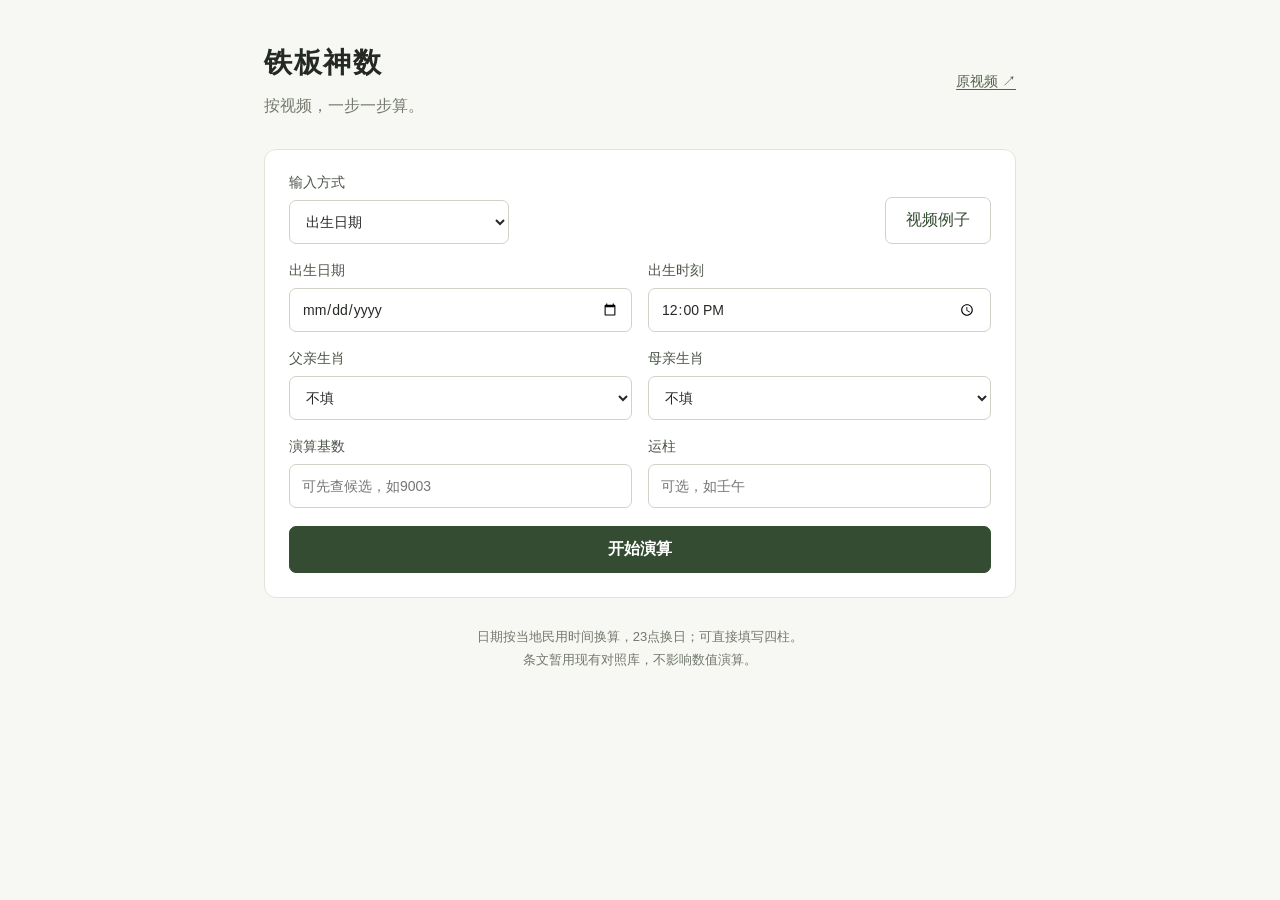
<file: templates/video.html>
<!doctype html>
<html lang="zh-CN">
<head>
  <meta charset="utf-8"><meta name="viewport" content="width=device-width,initial-scale=1">
  <title>铁板神数 · 视频演算</title>
  <link rel="stylesheet" href="/static/css/style.css">
</head>
<body>
<main>
  <header><div><h1>铁板神数</h1><p>按视频，一步一步算。</p></div><a href="https://www.youtube.com/watch?v=o3mkGBcPkrI" target="_blank" rel="noreferrer">原视频 ↗</a></header>
  <form id="video-form">
    <div class="form-top"><label>输入方式<select id="input-mode"><option value="date">出生日期</option><option value="pillars">四柱</option></select></label><button id="video-example" type="button" class="secondary">视频例子</button></div>
    <div id="date-inputs" class="grid"><label>出生日期<input id="video-date" type="date" min="1900-01-01" max="2099-12-31"></label><label>出生时刻<input id="video-time" type="time" value="12:00"></label></div>
    <div id="pillar-inputs" class="grid four" hidden><label>年柱<input id="year" maxlength="2" placeholder="乙巳"></label><label>月柱<input id="month" maxlength="2" placeholder="辛巳"></label><label>日柱<input id="day" maxlength="2" placeholder="甲申"></label><label>时柱<input id="time" maxlength="2" placeholder="丙子"></label></div>
    <div class="grid"><label>父亲生肖<select id="father-animal"><option value="">不填</option></select></label><label>母亲生肖<select id="mother-animal"><option value="">不填</option></select></label></div>
    <div class="grid"><label>演算基数<input id="basis-number" type="number" min="1001" max="9999" placeholder="可先查候选，如9003"></label><label>运柱<input id="fortune-pillar" maxlength="2" placeholder="可选，如壬午"></label></div>
    <button id="video-run" class="primary">开始演算</button><p id="video-error" role="alert" hidden></p>
  </form>
  <section id="video-result" aria-live="polite" hidden>
    <h2>演算过程</h2>
    <section class="part"><h3>1 · 考刻</h3><div id="video-summary"></div><div id="video-candidates"></div><div id="video-parents"></div></section>
    <section class="part"><h3>2 · 四柱取数</h3><div id="video-articles" class="table-wrap"></div></section>
    <section class="part"><h3>3 · 继续推算</h3><div id="video-next"></div></section>
    <details class="part"><summary>视频配数表</summary><div id="video-tables"></div></details>
  </section>
  <footer>日期按当地民用时间换算，23点换日；可直接填写四柱。<br>条文暂用现有对照库，不影响数值演算。</footer>
</main>
<script src="/static/js/video.js" defer></script>
</body>
</html>
</file>
<file: static/css/style.css>
:root{font-family:-apple-system,BlinkMacSystemFont,"PingFang SC","Microsoft YaHei",sans-serif;color:#252923;background:#f7f7f3;font-size:16px}*{box-sizing:border-box}body{margin:0}main{max-width:800px;margin:0 auto;padding:44px 24px 24px}header{display:flex;justify-content:space-between;align-items:center;margin-bottom:28px}h1{font-size:28px;letter-spacing:.06em;margin:0}header p{color:#73796e;margin:10px 0 0}a{color:#53644c;font-size:14px;text-underline-offset:3px}form,.part{background:#fff;border:1px solid #e2e4dc;border-radius:12px;padding:24px}form{display:grid;gap:18px}.form-top{display:flex;align-items:end;justify-content:space-between;gap:20px}.form-top label{max-width:220px;flex:1}.grid{display:grid;grid-template-columns:1fr 1fr;gap:16px}.four{grid-template-columns:repeat(4,1fr)}label{display:grid;gap:8px;font-size:14px;color:#4c5548}button,input,select{font:inherit}input,select{width:100%;min-width:0;border:1px solid #cdd3c7;background:#fff;border-radius:7px;padding:11px 12px;color:#252923;min-height:44px}button{border-radius:7px;padding:12px 20px;cursor:pointer;min-height:44px}.primary{background:#344c32;color:white;border:1px solid #344c32;font-weight:600}.secondary{background:white;color:#344c32;border:1px solid #cdd3c7;white-space:nowrap}button:disabled{opacity:.55}h2{font-size:22px;margin:32px 0 18px}h3{font-size:18px;margin:0 0 18px}h4{font-size:16px;margin:22px 0 10px}.part{margin-bottom:16px}p{line-height:1.8;margin:10px 0;overflow-wrap:anywhere}.muted,small,footer{color:#73796e;font-size:13px;line-height:1.7}.math{font-variant-numeric:tabular-nums;font-size:18px;color:#344c32}.number{font-weight:650;color:#344c32}summary{cursor:pointer;line-height:1.7}details{margin:14px 0}details p{font-size:14px}table{width:100%;border-collapse:collapse;font-size:14px}th,td{text-align:left;padding:12px 8px;border-bottom:1px solid #eceee7;vertical-align:top}th{font-weight:500;color:#73796e}.table-wrap{overflow-x:auto}.choice{padding:7px 10px;margin:4px 5px 4px 0;background:#fff;border:1px solid #cdd3c7;color:#344c32;font-size:14px}.verse{padding:8px 0;border-bottom:1px solid #f0f1ec}.verse p{margin:2px 0}.rule{border-left:2px solid #d7ddce;padding-left:12px;color:#73796e;font-size:13px}#video-error{color:#a12b25;margin:0}footer{text-align:center;margin-top:28px}[hidden]{display:none!important}@media(max-width:560px){main{padding:24px 16px}form,.part{padding:18px}.grid{gap:12px}.four{grid-template-columns:1fr 1fr}header{align-items:start}h1{font-size:25px}input,select{padding:10px 8px}.math{font-size:16px}}
</file>
